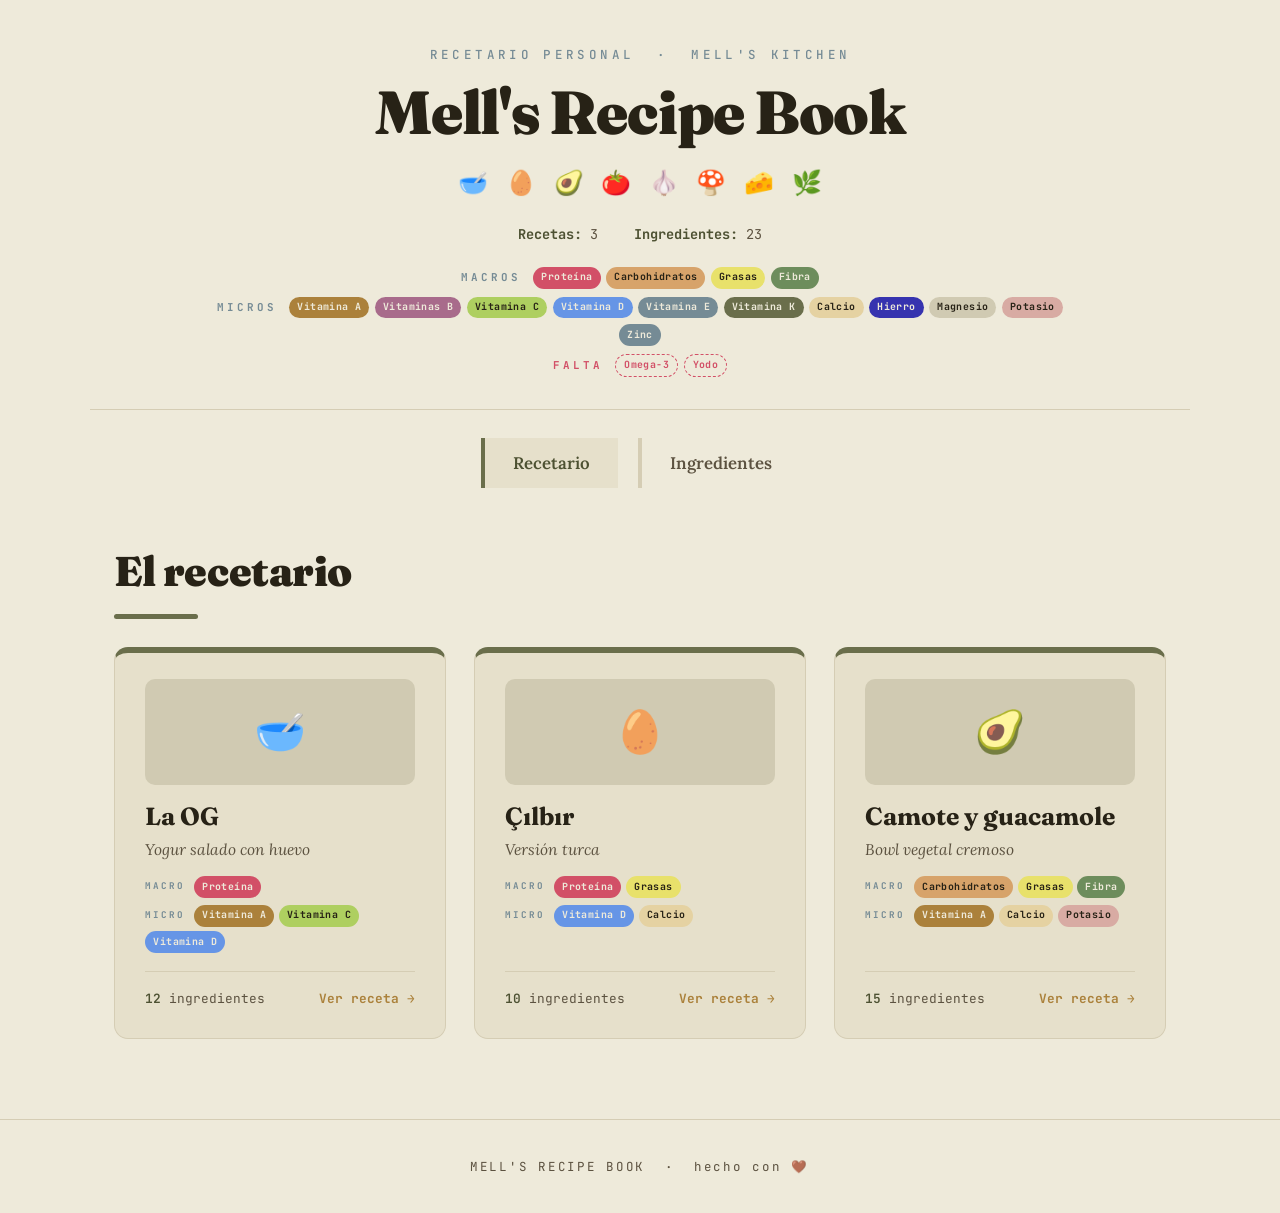
<file: index.html>
<!DOCTYPE html>
<html lang="es">
<head>
    <meta charset="UTF-8">
    <meta name="viewport" content="width=device-width, initial-scale=1.0">
    <title>Mell's Recipe Book</title>
    <link rel="icon" href="data:image/svg+xml,<svg xmlns=%22http://www.w3.org/2000/svg%22 viewBox=%220 0 100 100%22><text y=%22.9em%22 font-size=%2290%22>🥣</text></svg>">
    <link rel="preconnect" href="https://fonts.googleapis.com">
    <link rel="preconnect" href="https://fonts.gstatic.com" crossorigin>
    <link href="https://fonts.googleapis.com/css2?family=Fraunces:opsz,wght@9..144,600;9..144,700;9..144,900&family=Lora:ital,wght@0,400;0,500;0,600;1,400;1,500&family=JetBrains+Mono:wght@400;500;700&family=Caveat:wght@500;600&display=swap" rel="stylesheet">
    <link rel="stylesheet" href="styles.css">
</head>
<body>

    <!-- ============ HERO ============ -->
    <header class="hero">
        <p class="eyebrow">RECETARIO PERSONAL &nbsp;·&nbsp; MELL'S KITCHEN</p>
        <h1 class="hero-title">Mell's Recipe Book</h1>
        <div class="hero-emojis" aria-hidden="true">
            <span>🥣</span><span>🥚</span><span>🥑</span><span>🍅</span><span>🧄</span><span>🍄</span><span>🧀</span><span>🌿</span>
        </div>
        <div class="hero-meta">
            <span><b>Recetas:</b> <span id="meta-recipes">–</span></span>
            <span><b>Ingredientes:</b> <span id="meta-ingredients">–</span></span>
        </div>
        <div class="hero-nutrients" id="hero-nutrients"></div>
    </header>

    <hr class="rule">

    <!-- ============ NAV ============ -->
    <nav class="tabs" aria-label="Secciones">
        <button class="tab-btn active" data-tab="recipes">Recetario</button>
        <button class="tab-btn" data-tab="shopping">Ingredientes</button>
    </nav>

    <main class="content">

        <!-- ============ RECETARIO ============ -->
        <section id="recipes-tab" class="tab-panel active">
            <h2 class="section-title">El recetario</h2>
            <div class="recipes-grid" id="recipes-grid"></div>
        </section>

        <!-- ============ INGREDIENTES ============ -->
        <section id="shopping-tab" class="tab-panel">
            <h2 class="section-title">Ingredientes</h2>

            <div class="filter-bar">
                <div class="filter-group">
                    <span class="filter-label">MACRONUTRIENTES</span>
                    <div class="filter-chips" id="filter-macros"></div>
                </div>
                <div class="filter-group">
                    <span class="filter-label">MICRONUTRIENTES</span>
                    <div class="filter-chips" id="filter-micros"></div>
                </div>
            </div>

            <div class="list-toolbar">
                <p class="progress" id="shopping-progress">–</p>
                <button class="btn-ghost" id="clear-checked">↻ Desmarcar todo</button>
            </div>

            <div class="table-scroll">
                <table class="shopping-table">
                    <thead>
                        <tr>
                            <th class="col-check">✓</th>
                            <th class="col-name">Ingrediente</th>
                            <th class="col-recipes">Aparece en las recetas</th>
                            <th class="col-macros">Macronutrientes</th>
                            <th class="col-micros">Micronutrientes</th>
                        </tr>
                    </thead>
                    <tbody id="shopping-body"></tbody>
                </table>
            </div>
        </section>

    </main>

    <footer class="footer">
        <p>MELL'S RECIPE BOOK &nbsp;·&nbsp; hecho con 🤎</p>
    </footer>

    <!-- ============ MODAL DE RECETA ============ -->
    <div id="recipe-modal" class="modal" aria-hidden="true">
        <article class="modal-card">
            <button class="modal-close" aria-label="Cerrar">×</button>
            <div class="modal-body" id="modal-body"></div>
        </article>
    </div>

    <script src="data.js"></script>
    <script src="app.js"></script>
</body>
</html>
</file>
<file: styles.css>
/* ============================================================
   Mell's Recipe Book · estilo "documento cozy"
   Paleta: crema de papel, tinta café, verde oliva, ámbar
   Tipos:  Fraunces (display) · Lora (texto) · JetBrains Mono (detalles)
   ============================================================ */

* { margin: 0; padding: 0; box-sizing: border-box; }

:root {
    /* Paleta del recetario */
    --paper:      #EEEADA;
    --paper-soft: #E6E0CB;
    --chip:       #D0CAB2;
    --ink:        #272216;
    --ink-soft:   #5c5240;
    --olive:      #6A6E4B;
    --olive-deep: #4d5132;
    --sage:       #6D8D5C;
    --lime:       #AECF60;
    --amber:      #AB813B;
    --slate:      #758B95;
    --blue:       #6695E6;
    --indigo:     #3633AF;
    --caramel:    #D7A36A;
    --tomato:     #D25067;
    --rose:       #D8ABA3;
    --mauve:      #A86B8B;
    --cheese:     #E8E16B;
    --cream-ch:   #E5D2A2;
    --line:       #d5cdb4;
    --line-soft:  #e0d9c2;

    --serif: 'Fraunces', Georgia, serif;
    --body:  'Lora', Georgia, serif;
    --mono:  'JetBrains Mono', 'Courier New', monospace;
    --hand:  'Caveat', 'Segoe Script', cursive;
}

::selection { background: var(--olive); color: var(--paper); }

body {
    font-family: var(--body);
    background: var(--paper);
    color: var(--ink);
    line-height: 1.7;
    font-size: 17px;
}

b, strong { font-weight: 600; }

/* ============ HERO ============ */

.hero {
    max-width: 900px;
    margin: 0 auto;
    padding: 2.75rem 1.5rem 2rem;
    text-align: center;
}

.eyebrow {
    font-family: var(--mono);
    font-size: 0.78rem;
    font-weight: 500;
    letter-spacing: 0.35em;
    color: var(--slate);
    margin-bottom: 1rem;
}

.hero-title {
    font-family: var(--serif);
    font-weight: 900;
    font-size: clamp(2.4rem, 6.5vw, 3.8rem);
    line-height: 1.05;
    letter-spacing: -0.02em;
    margin-bottom: 1.1rem;
}

.hero-emojis {
    display: flex;
    justify-content: center;
    gap: 1.1rem;
    font-size: 1.5rem;
    margin-bottom: 1.25rem;
    flex-wrap: wrap;
}

.hero-meta {
    display: flex;
    justify-content: center;
    flex-wrap: wrap;
    gap: 0.85rem 2.2rem;
    font-family: var(--mono);
    font-size: 0.85rem;
    color: var(--ink-soft);
}

.hero-meta b {
    color: var(--olive-deep);
    font-weight: 700;
}

.hero-nutrients {
    margin-top: 1.25rem;
    display: flex;
    flex-direction: column;
    gap: 0.5rem;
    align-items: center;
}

.hn-row {
    display: flex;
    flex-wrap: wrap;
    justify-content: center;
    align-items: center;
    gap: 0.35rem;
}

.hn-label {
    font-family: var(--mono);
    font-size: 0.68rem;
    font-weight: 700;
    letter-spacing: 0.28em;
    color: var(--slate);
    margin-right: 0.4rem;
}

.hn-falta { color: var(--tomato); }

.hn-none {
    font-family: var(--mono);
    font-size: 0.75rem;
    color: var(--ink-soft);
}

/* ============ CHIPS DE NUTRIENTES ============ */

.nutri-chip {
    display: inline-block;
    font-family: var(--mono);
    font-size: 0.7rem;
    font-weight: 700;
    letter-spacing: 0.04em;
    padding: 0.24rem 0.65rem;
    border-radius: 999px;
    white-space: nowrap;
}

.nutri-chip.small {
    font-size: 0.62rem;
    padding: 0.16rem 0.5rem;
}

.nutri-chip.miss {
    background: transparent;
    border: 1.5px dashed var(--tomato);
    color: var(--tomato);
    font-size: 0.62rem;
    padding: 0.14rem 0.5rem;
}

/* Grupos de nutrientes (macros y micros por separado) */

.ngroup {
    display: flex;
    flex-wrap: wrap;
    align-items: center;
    gap: 0.3rem;
}

.ng-label {
    font-family: var(--mono);
    font-size: 0.58rem;
    font-weight: 700;
    letter-spacing: 0.2em;
    color: var(--slate);
    margin-right: 0.3rem;
}

.rule {
    border: none;
    border-top: 1px solid var(--line);
    max-width: 1100px;
    margin: 0 auto;
}

/* ============ TABS ============ */

.tabs {
    display: flex;
    justify-content: center;
    gap: 1.25rem;
    padding: 1.75rem 1.5rem 0;
    flex-wrap: wrap;
}

.tab-btn {
    font-family: var(--body);
    font-size: 1.05rem;
    font-weight: 600;
    color: var(--ink-soft);
    background: transparent;
    border: none;
    border-left: 4px solid var(--line);
    padding: 0.85rem 1.75rem;
    text-align: left;
    cursor: pointer;
    transition: all 0.25s ease;
}

.tab-btn:hover {
    background: var(--paper-soft);
    color: var(--olive-deep);
}

.tab-btn.active {
    background: var(--paper-soft);
    border-left-color: var(--olive);
    color: var(--olive-deep);
}

/* ============ LAYOUT ============ */

.content {
    max-width: 1100px;
    margin: 0 auto;
    padding: 3rem 1.5rem 5rem;
}

.tab-panel { display: none; }
.tab-panel.active {
    display: block;
    animation: rise 0.4s ease;
}

@keyframes rise {
    from { opacity: 0; transform: translateY(14px); }
    to   { opacity: 1; transform: translateY(0); }
}

.section-title {
    font-family: var(--serif);
    font-weight: 900;
    font-size: clamp(1.8rem, 5vw, 2.6rem);
    letter-spacing: -0.01em;
    margin-bottom: 1.75rem;
}

.section-title::after {
    content: "";
    display: block;
    width: 84px;
    height: 5px;
    border-radius: 3px;
    margin-top: 0.5rem;
    background: var(--olive);
}

/* ============ RECIPE CARDS ============ */

.recipes-grid {
    display: grid;
    grid-template-columns: repeat(auto-fill, minmax(300px, 1fr));
    gap: 1.75rem;
}

.recipe-card {
    background: var(--paper-soft);
    border: 1.5px solid var(--line);
    border-top: 6px solid var(--olive);
    border-radius: 14px;
    padding: 1.6rem 1.9rem 1.75rem;
    cursor: pointer;
    transition: transform 0.25s ease, box-shadow 0.25s ease, border-color 0.25s ease;
    display: flex;
    flex-direction: column;
}

.recipe-card:hover {
    transform: translateY(-5px);
    border-color: var(--olive);
    border-top-color: var(--olive);
    box-shadow: 0 14px 30px rgba(43, 36, 22, 0.12);
}

.recipe-card .card-emoji {
    font-size: 2.6rem;
    background: var(--chip);
    border-radius: 10px;
    text-align: center;
    padding: 1.1rem 0;
    margin-bottom: 1.1rem;
}

.recipe-card .card-tags {
    display: flex;
    flex-direction: column;
    gap: 0.4rem;
    margin-bottom: 1.1rem;
}

.recipe-card h3 {
    font-family: var(--serif);
    font-weight: 700;
    font-size: 1.55rem;
    line-height: 1.15;
    margin-bottom: 0.3rem;
}

.recipe-card .card-sub {
    font-style: italic;
    color: var(--ink-soft);
    font-size: 0.97rem;
    margin-bottom: 0.9rem;
}

.recipe-card .card-stats {
    font-family: var(--mono);
    font-size: 0.8rem;
    color: var(--ink-soft);
    border-top: 1px solid var(--line);
    padding-top: 1rem;
    margin-top: auto;
    display: flex;
    justify-content: space-between;
    align-items: center;
    gap: 1rem;
}

.recipe-card .card-stats b { color: var(--olive-deep); }

.recipe-card .card-link {
    color: var(--amber);
    font-weight: 700;
    white-space: nowrap;
}

/* ============ FILTER BAR ============ */

.filter-bar {
    display: flex;
    flex-direction: column;
    gap: 0.85rem;
    margin-bottom: 1.5rem;
}

.filter-group {
    display: flex;
    align-items: center;
    gap: 1rem;
    flex-wrap: wrap;
}

.filter-label {
    font-family: var(--mono);
    font-size: 0.75rem;
    font-weight: 700;
    letter-spacing: 0.25em;
    color: var(--slate);
}

.filter-chips {
    display: flex;
    gap: 0.6rem;
    flex-wrap: wrap;
}

.chip {
    font-family: var(--mono);
    font-size: 0.8rem;
    font-weight: 500;
    letter-spacing: 0.05em;
    color: var(--ink-soft);
    background: transparent;
    border: 1.5px solid var(--line);
    border-radius: 999px;
    padding: 0.45rem 1.1rem;
    cursor: pointer;
    transition: all 0.2s ease;
}

.chip:hover { border-color: var(--olive); color: var(--olive-deep); }

.chip .dot {
    display: inline-block;
    width: 0.55em;
    height: 0.55em;
    border-radius: 50%;
    margin-right: 0.45em;
}

.chip .chip-count { opacity: 0.75; }

/* ============ TOOLBAR ============ */

.list-toolbar {
    display: flex;
    justify-content: space-between;
    align-items: center;
    gap: 1rem;
    flex-wrap: wrap;
    margin-bottom: 1.25rem;
}

.progress {
    font-family: var(--mono);
    font-size: 0.85rem;
    color: var(--ink-soft);
}

.progress b { color: var(--olive-deep); }

.btn-ghost {
    font-family: var(--mono);
    font-size: 0.8rem;
    letter-spacing: 0.05em;
    color: var(--olive-deep);
    background: transparent;
    border: 1.5px solid var(--olive);
    border-radius: 999px;
    padding: 0.45rem 1.1rem;
    cursor: pointer;
    transition: all 0.2s ease;
}

.btn-ghost:hover { background: var(--olive); color: var(--paper); }

/* ============ SHOPPING TABLE ============ */

.table-scroll { overflow-x: auto; }

.shopping-table {
    width: 100%;
    border-collapse: collapse;
    border: 1.5px solid var(--line);
    border-radius: 10px;
    overflow: hidden;
    font-size: 0.98rem;
}

.shopping-table thead th {
    font-family: var(--serif);
    font-weight: 700;
    font-size: 1.02rem;
    text-align: left;
    color: var(--paper);
    background: var(--olive);
    padding: 0.9rem 1.1rem;
}

.shopping-table th.col-check { width: 3.2rem; text-align: center; }
.shopping-table th.col-macros,
.shopping-table th.col-micros { width: 17%; }

.shopping-table tbody td {
    padding: 0.85rem 1.1rem;
    border-top: 1px solid var(--line-soft);
    vertical-align: top;
}

.shopping-table tbody tr { transition: background 0.15s ease; }
.shopping-table tbody tr:hover { background: var(--paper-soft); }

.shopping-table td.cell-check { text-align: center; }

.shopping-table input[type="checkbox"] {
    width: 1.15rem;
    height: 1.15rem;
    accent-color: var(--olive);
    cursor: pointer;
    margin-top: 0.25rem;
}

.cell-name { font-weight: 600; }

.cell-name .ing-note {
    display: block;
    font-weight: 400;
    font-style: italic;
    font-size: 0.85rem;
    color: var(--ink-soft);
}

tr.done .cell-name { text-decoration: line-through; }
tr.done { opacity: 0.55; }

.badges { display: flex; flex-wrap: wrap; gap: 0.45rem; }

.badge {
    font-family: var(--mono);
    font-size: 0.72rem;
    font-weight: 700;
    letter-spacing: 0.06em;
    color: var(--ink);
    background: var(--chip);
    border: none;
    border-left: 3px solid var(--olive);
    border-radius: 5px;
    padding: 0.3rem 0.7rem;
    cursor: pointer;
    transition: all 0.2s ease;
}

.badge:hover {
    background: var(--olive);
    color: var(--paper);
}

.nutri-cell {
    display: flex;
    flex-direction: column;
    gap: 0.35rem;
}

.no-nutri { color: var(--ink-soft); }

.empty-row td {
    text-align: center;
    padding: 2.5rem 1rem !important;
    font-style: italic;
    color: var(--ink-soft);
}

/* ============ MODAL ============ */

.modal {
    display: none;
    position: fixed;
    inset: 0;
    z-index: 100;
    background: rgba(43, 36, 22, 0.55);
    padding: 2rem 1rem;
    overflow-y: auto;
}

.modal.show { display: flex; align-items: flex-start; justify-content: center; }

.modal-card {
    background: var(--paper);
    border: 1.5px solid var(--line);
    border-radius: 16px;
    max-width: 640px;
    width: 100%;
    margin: auto 0;
    padding: 2.75rem 2.5rem;
    position: relative;
    box-shadow: 0 24px 60px rgba(43, 36, 22, 0.35);
    animation: rise 0.3s ease;
}

.modal-close {
    position: absolute;
    top: 1.1rem;
    right: 1.3rem;
    font-family: var(--body);
    font-size: 1.9rem;
    line-height: 1;
    color: var(--ink-soft);
    background: none;
    border: none;
    cursor: pointer;
    transition: color 0.2s;
}

.modal-close:hover { color: var(--ink); }

.m-tags {
    display: flex;
    flex-wrap: wrap;
    gap: 0.4rem;
    margin-bottom: 1.1rem;
}

.m-title {
    font-family: var(--serif);
    font-weight: 900;
    font-size: clamp(1.9rem, 5vw, 2.5rem);
    line-height: 1.1;
    margin-bottom: 0.35rem;
}

.m-sub {
    font-style: italic;
    color: var(--ink-soft);
    margin-bottom: 1.25rem;
}

.m-intro {
    font-family: var(--hand);
    font-weight: 500;
    font-size: 1.5rem;
    line-height: 1.35;
    color: var(--ink);
    border-left: 4px solid var(--amber);
    background: var(--cream-ch);
    border-radius: 0 10px 10px 0;
    padding: 1rem 1.25rem;
    margin-bottom: 1.6rem;
}

.m-h {
    font-family: var(--serif);
    font-weight: 700;
    font-size: 1.3rem;
    margin-bottom: 0.9rem;
}

.m-section { margin-bottom: 1.75rem; }

.m-hint {
    font-family: var(--mono);
    font-size: 0.72rem;
    color: var(--slate);
    margin-bottom: 0.6rem;
}

.m-ingredients {
    list-style: none;
    display: grid;
    grid-template-columns: repeat(auto-fill, minmax(230px, 1fr));
    gap: 0.35rem 1.25rem;
    align-items: start;
}

.m-ingredients li {
    position: relative;
    padding: 0.4rem 0.65rem 0.4rem 1.85rem;
    font-size: 0.97rem;
    border-radius: 8px;
    cursor: default;
    transition: background 0.2s ease;
}

.m-ingredients li::before {
    content: "✓";
    position: absolute;
    left: 0.6rem;
    top: 0.4rem;
    color: var(--olive);
    font-weight: 700;
}

.m-ingredients li:hover,
.m-ingredients li:focus-within {
    background: var(--paper-soft);
}

.m-ingredients .ing-note {
    font-style: italic;
    font-size: 0.85rem;
    color: var(--ink-soft);
}

/* Expansión inline de nutrientes (colapsa sola al salir el mouse) */
.m-ingredients .ing-expand {
    display: grid;
    grid-template-rows: 0fr;
    transition: grid-template-rows 0.25s ease;
}

.m-ingredients li:hover .ing-expand,
.m-ingredients li:focus-within .ing-expand {
    grid-template-rows: 1fr;
}

.m-ingredients .ing-expand-inner {
    overflow: hidden;
    min-height: 0;
    display: flex;
    flex-direction: column;
    gap: 0.3rem;
}

.m-ingredients li:hover .ing-expand-inner,
.m-ingredients li:focus-within .ing-expand-inner {
    padding-top: 0.45rem;
}

.tip-none {
    font-family: var(--mono);
    font-size: 0.7rem;
    color: var(--ink-soft);
}

.m-steps { list-style: none; counter-reset: step; }

.m-steps li {
    counter-increment: step;
    position: relative;
    padding: 0.55rem 0 0.55rem 2.6rem;
    font-size: 0.99rem;
}

.m-steps li::before {
    content: counter(step);
    position: absolute;
    left: 0;
    top: 0.62rem;
    width: 1.7rem;
    height: 1.7rem;
    border-radius: 50%;
    background: var(--olive);
    color: var(--paper);
    font-family: var(--mono);
    font-weight: 700;
    font-size: 0.8rem;
    display: flex;
    align-items: center;
    justify-content: center;
}


/* ============ FOOTER ============ */

.footer {
    border-top: 1px solid var(--line);
    text-align: center;
    padding: 2.25rem 1.5rem;
    font-family: var(--mono);
    font-size: 0.78rem;
    letter-spacing: 0.22em;
    color: var(--ink-soft);
}

/* ============ ACCESIBILIDAD ============ */

@media (prefers-reduced-motion: reduce) {
    *, *::before, *::after {
        animation: none !important;
        transition: none !important;
    }
}

/* ============ RESPONSIVE ============ */

@media (max-width: 640px) {
    body { font-size: 16px; }

    .hero { padding: 3rem 1.25rem 2.25rem; }
    .hero-emojis { gap: 0.9rem; font-size: 1.6rem; }
    .hero-meta { flex-direction: column; gap: 0.4rem; }

    .content { padding: 2.25rem 1.25rem 4rem; }

    .m-ingredients { columns: 1; }
    .modal-card { padding: 2rem 1.5rem; }

    .list-toolbar { flex-direction: column; align-items: flex-start; }
}
</file>
